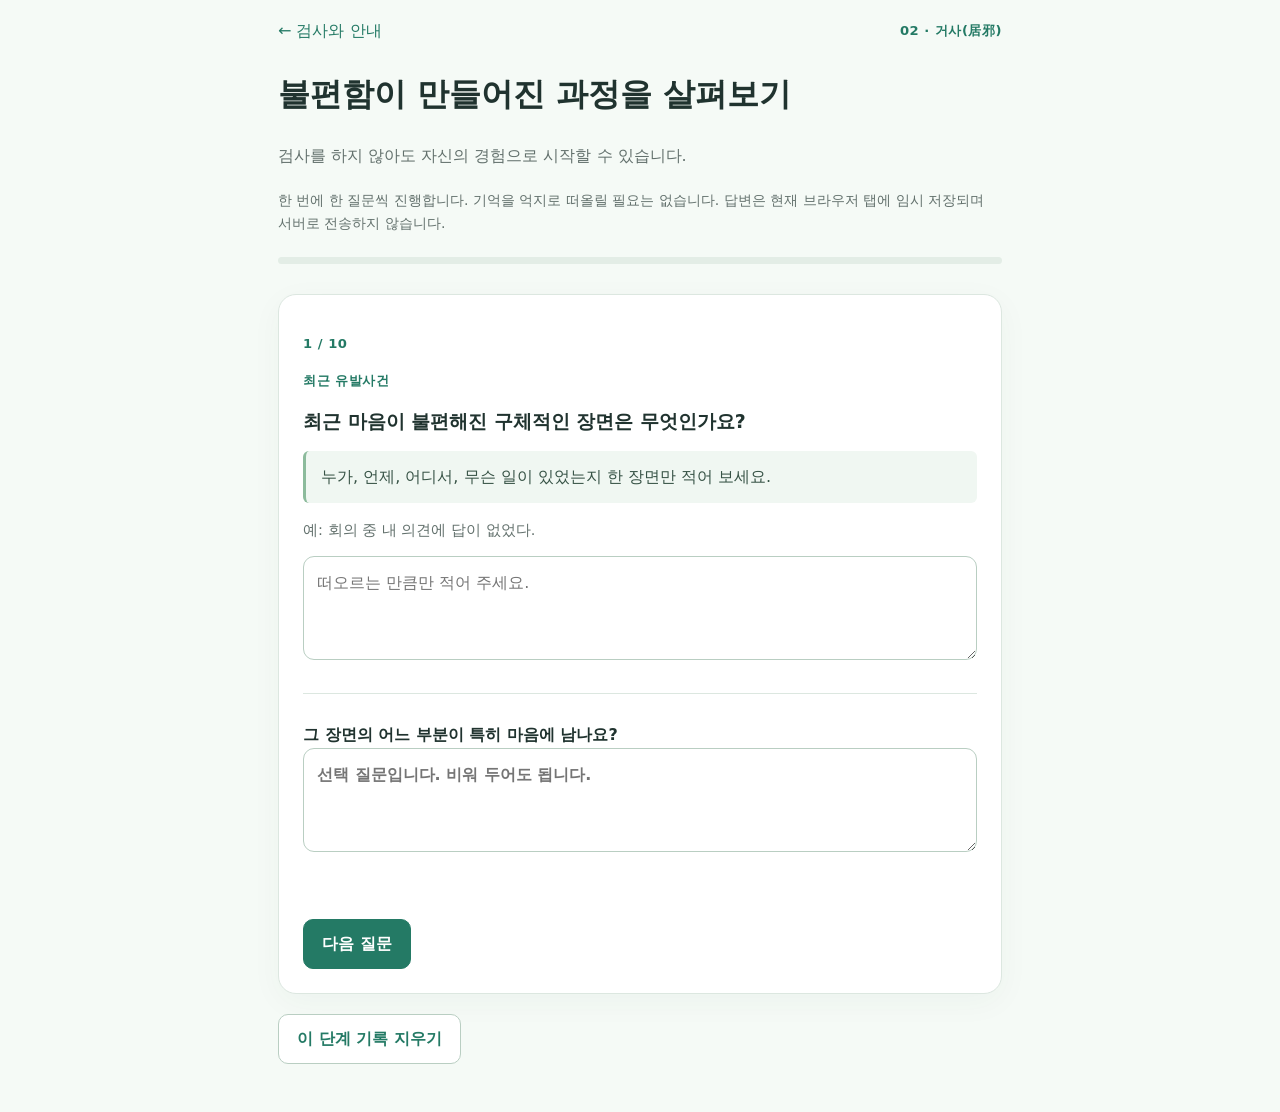
<file: geosa.html>
<!doctype html><html lang="ko"><head><meta charset="utf-8"><meta name="viewport" content="width=device-width, initial-scale=1"><title>거사 | 마음침 이해통찰 과정</title><link rel="stylesheet" href="guide.css"></head><body data-mode="geosa"><main class="shell"><nav class="top"><a href="index.html">← 검사와 안내</a><span class="pill">02 · 거사(居邪)</span></nav><header><h1>불편함이 만들어진 과정을 살펴보기</h1><p class="muted" id="context"></p><p class="notice">한 번에 한 질문씩 진행합니다. 기억을 억지로 떠올릴 필요는 없습니다. 답변은 현재 브라우저 탭에 임시 저장되며 서버로 전송하지 않습니다.</p></header><div class="progress" aria-label="진행률"><div id="progress-fill"></div></div><section class="card"><p class="pill" id="counter"></p><div id="content"></div></section><div class="finish-row"><button type="button" class="secondary" id="reset">이 단계 기록 지우기</button></div></main><script src="guide.js"></script></body></html>
</file>
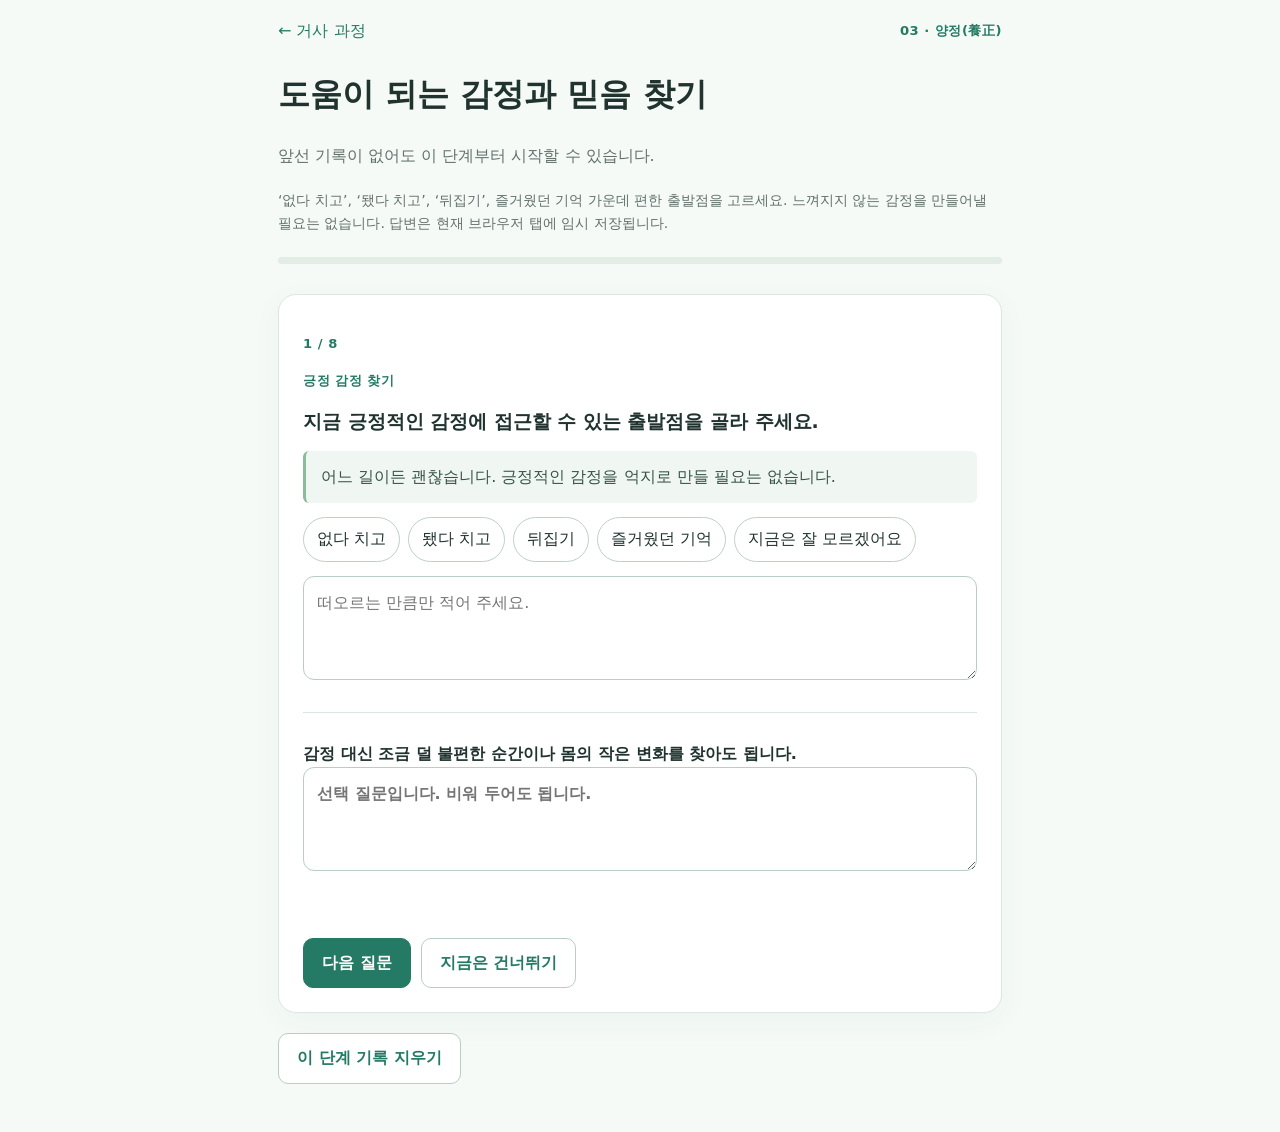
<file: yangjeong.html>
<!doctype html><html lang="ko"><head><meta charset="utf-8"><meta name="viewport" content="width=device-width, initial-scale=1"><title>양정 | 마음침 이해통찰 과정</title><link rel="stylesheet" href="guide.css"></head><body data-mode="yangjeong"><main class="shell"><nav class="top"><a href="geosa.html">← 거사 과정</a><span class="pill">03 · 양정(養正)</span></nav><header><h1>도움이 되는 감정과 믿음 찾기</h1><p class="muted" id="context"></p><p class="notice">‘없다 치고’, ‘됐다 치고’, ‘뒤집기’, 즐거웠던 기억 가운데 편한 출발점을 고르세요. 느껴지지 않는 감정을 만들어낼 필요는 없습니다. 답변은 현재 브라우저 탭에 임시 저장됩니다.</p></header><div class="progress" aria-label="진행률"><div id="progress-fill"></div></div><section class="card"><p class="pill" id="counter"></p><div id="content"></div></section><div class="finish-row"><button type="button" class="secondary" id="reset">이 단계 기록 지우기</button></div></main><script src="guide.js"></script></body></html>
</file>
<file: guide.css>
:root{--ink:#20332f;--muted:#63716d;--line:#dce7e0;--accent:#247a65;--wash:#f5faf6;--paper:#fff}*{box-sizing:border-box}body{margin:0;background:var(--wash);color:var(--ink);font-family:system-ui,-apple-system,'Noto Sans KR',sans-serif;line-height:1.65}button,textarea{font:inherit}button{cursor:pointer}button:focus-visible,textarea:focus-visible,a:focus-visible{outline:3px solid #e1a342;outline-offset:2px}.shell{max-width:760px;margin:auto;padding:18px 18px 48px}.top{display:flex;justify-content:space-between;gap:10px;align-items:center;margin-bottom:24px}.top a{color:var(--accent);text-decoration:none}.pill{display:inline-block;color:var(--accent);font-size:.82rem;font-weight:700;letter-spacing:.04em}.card{background:var(--paper);border:1px solid var(--line);border-radius:18px;padding:24px;box-shadow:0 8px 32px #18462c0a}.card h1{font-size:1.55rem;margin:4px 0 8px;line-height:1.35}.muted{color:var(--muted)}.progress{height:7px;border-radius:99px;background:#e3ede6;margin:22px 0 30px}.progress div{height:100%;background:var(--accent);border-radius:99px;transition:width .2s}.prompt{font-size:1.18rem;font-weight:650;margin:12px 0}.hint{background:#f0f7f2;padding:13px 15px;border-left:3px solid #8cbb9c;border-radius:6px;margin:14px 0;color:#375346}.example{font-size:.91rem;color:var(--muted)}.choices{display:flex;flex-wrap:wrap;gap:8px;margin:14px 0}.choice{padding:8px 13px;border-radius:999px;background:#fff;border:1px solid #bfd1c5;color:var(--ink)}.choice.selected{background:#e1f2e9;border-color:var(--accent);color:#165b48}.answer{width:100%;min-height:104px;border:1px solid #b9cec2;border-radius:11px;padding:13px;resize:vertical;background:#fff}.actions{display:flex;gap:10px;flex-wrap:wrap;margin-top:18px}.primary,.secondary{padding:11px 18px;border-radius:10px;font-weight:700}.primary{background:var(--accent);color:#fff;border:1px solid var(--accent)}.secondary{background:#fff;color:var(--accent);border:1px solid #b9cec2}.follow{border-top:1px solid var(--line);margin-top:24px;padding-top:18px}.follow label{display:block;font-weight:650;margin:10px 0}.review{margin:24px 0}.review details{padding:8px 0;border-bottom:1px solid var(--line)}.review summary{cursor:pointer;font-weight:650}.review p{white-space:pre-wrap;overflow-wrap:anywhere;margin:8px 0}.notice{font-size:.88rem;color:var(--muted);margin:20px 0}.error{color:#a33b2c;min-height:1.5em}.finish-row{margin-top:20px}.link{color:var(--accent)}@media(max-width:520px){.card{padding:19px}.top{align-items:flex-start;flex-direction:column}}

.art-panel{border:1px solid var(--line);border-radius:14px;background:#f8fbf8;padding:16px;margin:20px 0}.art-panel h3{margin:0 0 12px;font-size:1rem}.art-settings{display:flex;gap:12px;flex-wrap:wrap}.art-settings label{display:grid;gap:4px;flex:1;min-width:150px;font-size:.86rem;color:var(--muted)}.art-select{border:1px solid #b9cec2;background:#fff;color:var(--ink);border-radius:8px;padding:9px}.art-preview{display:block;width:100%;height:auto;aspect-ratio:16/9;border-radius:10px;margin-top:14px}.art-caption{margin:10px 2px 0;white-space:pre-wrap;overflow-wrap:anywhere;color:var(--ink);font-size:.9rem}
</file>
